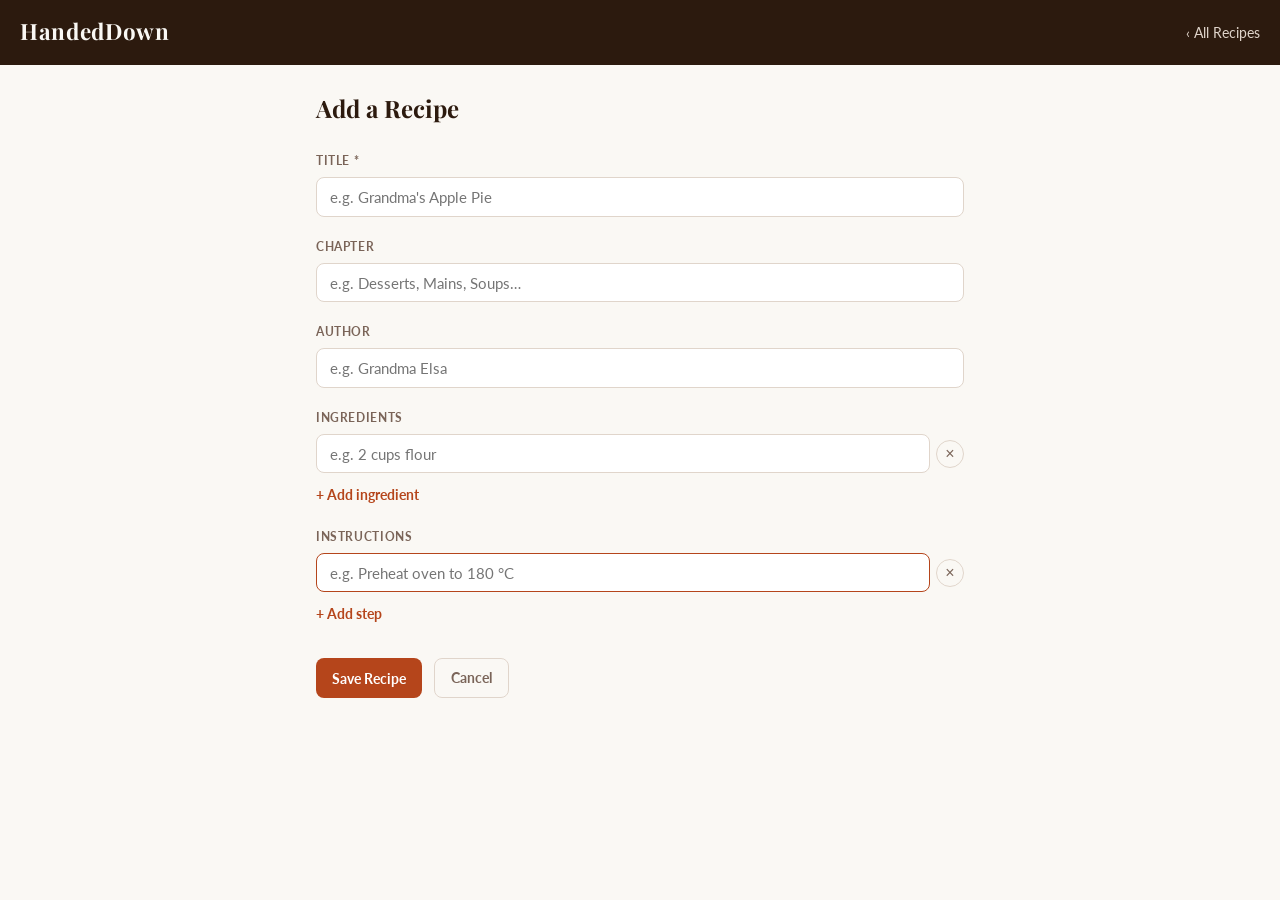
<file: frontend/add.html>
<!DOCTYPE html>
<html lang="en">
<head>
  <meta charset="UTF-8" />
  <meta name="viewport" content="width=device-width, initial-scale=1.0" />
  <title>Add Recipe – HandedDown</title>
  <link rel="preconnect" href="https://fonts.googleapis.com" />
  <link rel="preconnect" href="https://fonts.gstatic.com" crossorigin />
  <link href="https://fonts.googleapis.com/css2?family=Playfair+Display:wght@400;700&family=Lato:wght@400;700&display=swap" rel="stylesheet" />
  <link rel="stylesheet" href="css/style.css" />
</head>
<body>

  <header>
    <h1>HandedDown</h1>
    <a href="index.html" class="header-back">‹ All Recipes</a>
  </header>

  <main>
    <h2 class="page-title">Add a Recipe</h2>

    <div id="form-error" class="error-msg" hidden></div>

    <form id="recipe-form" novalidate>

      <div class="form-group">
        <label for="title">Title *</label>
        <input type="text" id="title" placeholder="e.g. Grandma's Apple Pie" autocomplete="off" />
      </div>

      <div class="form-group">
        <label for="chapter">Chapter</label>
        <input type="text" id="chapter" placeholder="e.g. Desserts, Mains, Soups…" autocomplete="off" />
      </div>

      <div class="form-group">
        <label for="author">Author</label>
        <input type="text" id="author" placeholder="e.g. Grandma Elsa" autocomplete="off" />
      </div>

      <div class="form-group">
        <label>Ingredients</label>
        <div class="dynamic-list" id="ingredients-list"></div>
        <button type="button" class="btn-add-item" id="add-ingredient">+ Add ingredient</button>
      </div>

      <div class="form-group">
        <label>Instructions</label>
        <div class="dynamic-list" id="instructions-list"></div>
        <button type="button" class="btn-add-item" id="add-instruction">+ Add step</button>
      </div>

      <div class="form-actions">
        <button type="submit" class="btn btn-primary" id="submit-btn">Save Recipe</button>
        <a href="index.html" class="btn btn-ghost">Cancel</a>
      </div>

    </form>
  </main>

  <script src="js/api.js"></script>
  <script src="js/add.js"></script>
</body>
</html>
</file>
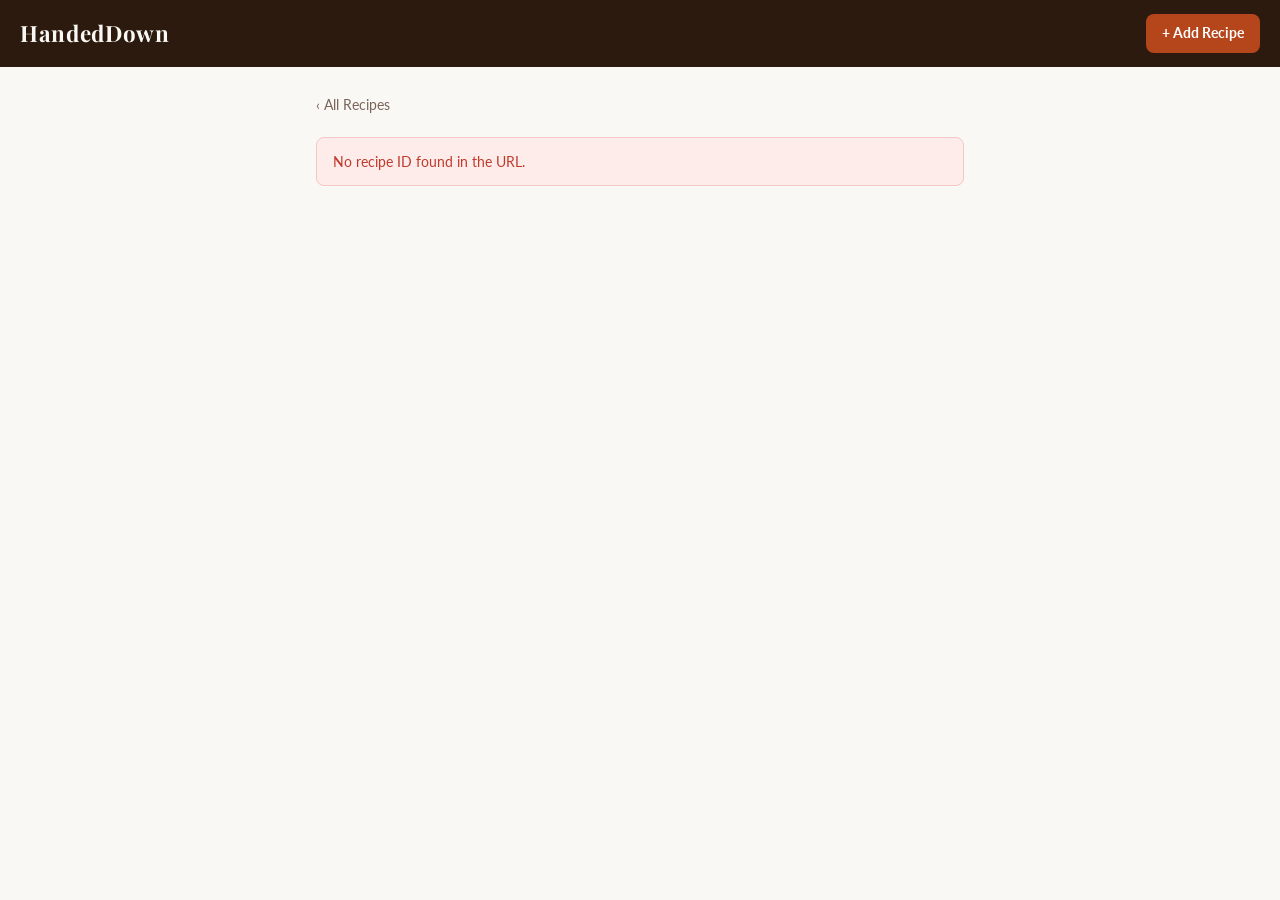
<file: frontend/recipe.html>
<!DOCTYPE html>
<html lang="en">
<head>
  <meta charset="UTF-8" />
  <meta name="viewport" content="width=device-width, initial-scale=1.0" />
  <title>Recipe – HandedDown</title>
  <link rel="preconnect" href="https://fonts.googleapis.com" />
  <link rel="preconnect" href="https://fonts.gstatic.com" crossorigin />
  <link href="https://fonts.googleapis.com/css2?family=Playfair+Display:wght@400;700&family=Lato:wght@400;700&display=swap" rel="stylesheet" />
  <link rel="stylesheet" href="css/style.css" />
</head>
<body>

  <header>
    <h1>HandedDown</h1>
    <a href="add.html" class="btn btn-primary">+ Add Recipe</a>
  </header>

  <main>
    <div id="content">
      <p class="status-msg">Loading recipe…</p>
    </div>
  </main>

  <script src="js/api.js"></script>
  <script src="js/recipe.js"></script>
</body>
</html>
</file>
<file: frontend/css/style.css>
:root {
  --bg: #faf8f4;
  --card-bg: #ffffff;
  --accent: #b5451b;
  --accent-light: #f0d8ce;
  --text: #2c1a0e;
  --text-muted: #7a6458;
  --border: #e0d5cb;
  --shadow: 0 2px 8px rgba(44, 26, 14, 0.08);
  --radius: 8px;
}

* {
  box-sizing: border-box;
  margin: 0;
  padding: 0;
}

body {
  font-family: 'Lato', sans-serif;
  background: var(--bg);
  color: var(--text);
  min-height: 100vh;
  line-height: 1.6;
}

/* ── Header ── */
header {
  background: var(--text);
  color: #faf8f4;
  padding: 0.9rem 1.25rem;
  display: flex;
  align-items: center;
  justify-content: space-between;
  position: sticky;
  top: 0;
  z-index: 10;
}

header h1 {
  font-family: 'Playfair Display', serif;
  font-size: 1.4rem;
  font-weight: 700;
  letter-spacing: 0.03em;
}

header a.header-back {
  color: #e0d5cb;
  text-decoration: none;
  font-size: 0.9rem;
  display: flex;
  align-items: center;
  gap: 0.25rem;
  transition: color 0.15s;
}

header a.header-back:hover {
  color: #fff;
}

/* ── Buttons ── */
.btn {
  display: inline-flex;
  align-items: center;
  gap: 0.35rem;
  padding: 0.5rem 1rem;
  border-radius: var(--radius);
  font-family: 'Lato', sans-serif;
  font-size: 0.875rem;
  font-weight: 700;
  cursor: pointer;
  border: none;
  text-decoration: none;
  transition: opacity 0.15s, background 0.15s;
  white-space: nowrap;
}

.btn:hover { opacity: 0.85; }
.btn-primary { background: var(--accent); color: #fff; }
.btn-danger  { background: #c0392b; color: #fff; }
.btn-ghost   { background: transparent; color: var(--text-muted); border: 1.5px solid var(--border); }
.btn-ghost:hover { border-color: var(--accent); color: var(--accent); opacity: 1; }

/* ── Layout ── */
main {
  max-width: 680px;
  margin: 0 auto;
  padding: 1.5rem 1rem 3rem;
}

/* ── Status / Error ── */
.status-msg {
  text-align: center;
  color: var(--text-muted);
  padding: 3rem 1rem;
}

.error-msg {
  color: #c0392b;
  background: #fdecea;
  border: 1px solid #f5c6c6;
  border-radius: var(--radius);
  padding: 0.75rem 1rem;
  margin-bottom: 1rem;
  font-size: 0.9rem;
}

/* ── Index – chapter groups ── */
.chapter-section {
  margin-bottom: 2rem;
}

.chapter-title {
  font-family: 'Playfair Display', serif;
  font-size: 0.85rem;
  font-weight: 700;
  color: var(--accent);
  text-transform: uppercase;
  letter-spacing: 0.08em;
  border-bottom: 2px solid var(--accent-light);
  padding-bottom: 0.35rem;
  margin-bottom: 0.6rem;
}

/* ── Recipe cards ── */
.recipe-card {
  display: flex;
  align-items: center;
  justify-content: space-between;
  background: var(--card-bg);
  border: 1.5px solid var(--border);
  border-radius: var(--radius);
  padding: 0.85rem 1rem;
  margin-bottom: 0.5rem;
  text-decoration: none;
  color: inherit;
  box-shadow: var(--shadow);
  transition: border-color 0.15s, box-shadow 0.15s;
}

.recipe-card:hover {
  border-color: var(--accent);
  box-shadow: 0 4px 14px rgba(44, 26, 14, 0.12);
}

.recipe-card-title {
  font-weight: 700;
  font-size: 1rem;
}

.recipe-card-meta {
  font-size: 0.8rem;
  color: var(--text-muted);
  margin-top: 0.15rem;
}

.recipe-card-arrow {
  color: var(--accent);
  font-size: 1.3rem;
  line-height: 1;
  flex-shrink: 0;
  margin-left: 0.5rem;
}

/* ── Empty state ── */
.empty {
  text-align: center;
  color: var(--text-muted);
  padding: 4rem 1rem;
}

.empty p {
  margin-bottom: 1.25rem;
  font-size: 1rem;
}

/* ── Recipe detail ── */
.back-link {
  display: inline-flex;
  align-items: center;
  gap: 0.25rem;
  color: var(--text-muted);
  text-decoration: none;
  font-size: 0.875rem;
  margin-bottom: 1.25rem;
  transition: color 0.15s;
}

.back-link:hover { color: var(--accent); }

.recipe-title {
  font-family: 'Playfair Display', serif;
  font-size: 1.8rem;
  font-weight: 700;
  line-height: 1.2;
  margin-bottom: 0.6rem;
}

.recipe-badges {
  display: flex;
  flex-wrap: wrap;
  gap: 0.4rem;
  margin-bottom: 0.5rem;
}

.badge {
  display: inline-block;
  font-size: 0.72rem;
  font-weight: 700;
  text-transform: uppercase;
  letter-spacing: 0.05em;
  padding: 0.2rem 0.6rem;
  border-radius: 100px;
}

.badge-chapter { background: var(--accent-light); color: var(--accent); }
.badge-author  { background: #f0ece7; color: var(--text-muted); }

.recipe-date {
  font-size: 0.78rem;
  color: var(--text-muted);
  margin-bottom: 1.5rem;
}

.recipe-section {
  margin-bottom: 1.75rem;
}

.recipe-section h2 {
  font-family: 'Playfair Display', serif;
  font-size: 1.05rem;
  color: var(--accent);
  border-bottom: 1.5px solid var(--accent-light);
  padding-bottom: 0.3rem;
  margin-bottom: 0.75rem;
}

.ingredients-list,
.instructions-list {
  padding-left: 1.4rem;
}

.ingredients-list li,
.instructions-list li {
  margin-bottom: 0.35rem;
  font-size: 0.95rem;
}

.recipe-actions {
  margin-top: 2rem;
  padding-top: 1.25rem;
  border-top: 1px solid var(--border);
  display: flex;
  gap: 0.75rem;
}

/* ── Add form ── */
.page-title {
  font-family: 'Playfair Display', serif;
  font-size: 1.5rem;
  font-weight: 700;
  margin-bottom: 1.5rem;
}

.form-group {
  margin-bottom: 1.25rem;
}

.form-group label {
  display: block;
  font-size: 0.78rem;
  font-weight: 700;
  text-transform: uppercase;
  letter-spacing: 0.05em;
  color: var(--text-muted);
  margin-bottom: 0.4rem;
}

.form-group input[type="text"] {
  width: 100%;
  padding: 0.6rem 0.8rem;
  border: 1.5px solid var(--border);
  border-radius: var(--radius);
  font-family: 'Lato', sans-serif;
  font-size: 0.95rem;
  color: var(--text);
  background: #fff;
  transition: border-color 0.15s;
}

.form-group input[type="text"]:focus {
  outline: none;
  border-color: var(--accent);
}

/* dynamic list rows */
.dynamic-list {
  display: flex;
  flex-direction: column;
  gap: 0.45rem;
  margin-bottom: 0.5rem;
}

.list-item-row {
  display: flex;
  gap: 0.4rem;
  align-items: center;
}

.list-item-row input {
  flex: 1;
  padding: 0.55rem 0.75rem;
  border: 1.5px solid var(--border);
  border-radius: var(--radius);
  font-family: 'Lato', sans-serif;
  font-size: 0.92rem;
  color: var(--text);
  background: #fff;
  transition: border-color 0.15s;
}

.list-item-row input:focus {
  outline: none;
  border-color: var(--accent);
}

.btn-remove {
  flex-shrink: 0;
  background: none;
  border: 1.5px solid var(--border);
  border-radius: 50%;
  width: 28px;
  height: 28px;
  display: flex;
  align-items: center;
  justify-content: center;
  color: var(--text-muted);
  font-size: 1rem;
  cursor: pointer;
  line-height: 1;
  transition: color 0.15s, border-color 0.15s;
}

.btn-remove:hover {
  color: #c0392b;
  border-color: #c0392b;
}

.btn-add-item {
  display: inline-flex;
  align-items: center;
  gap: 0.3rem;
  background: none;
  border: none;
  color: var(--accent);
  font-family: 'Lato', sans-serif;
  font-size: 0.85rem;
  font-weight: 700;
  cursor: pointer;
  padding: 0.15rem 0;
  transition: opacity 0.15s;
}

.btn-add-item:hover { opacity: 0.7; }

.form-actions {
  display: flex;
  gap: 0.75rem;
  margin-top: 2rem;
  flex-wrap: wrap;
}

/* ── Responsive ── */
@media (max-width: 480px) {
  header h1 { font-size: 1.2rem; }
  .recipe-title { font-size: 1.45rem; }
  .page-title { font-size: 1.3rem; }
}
</file>
